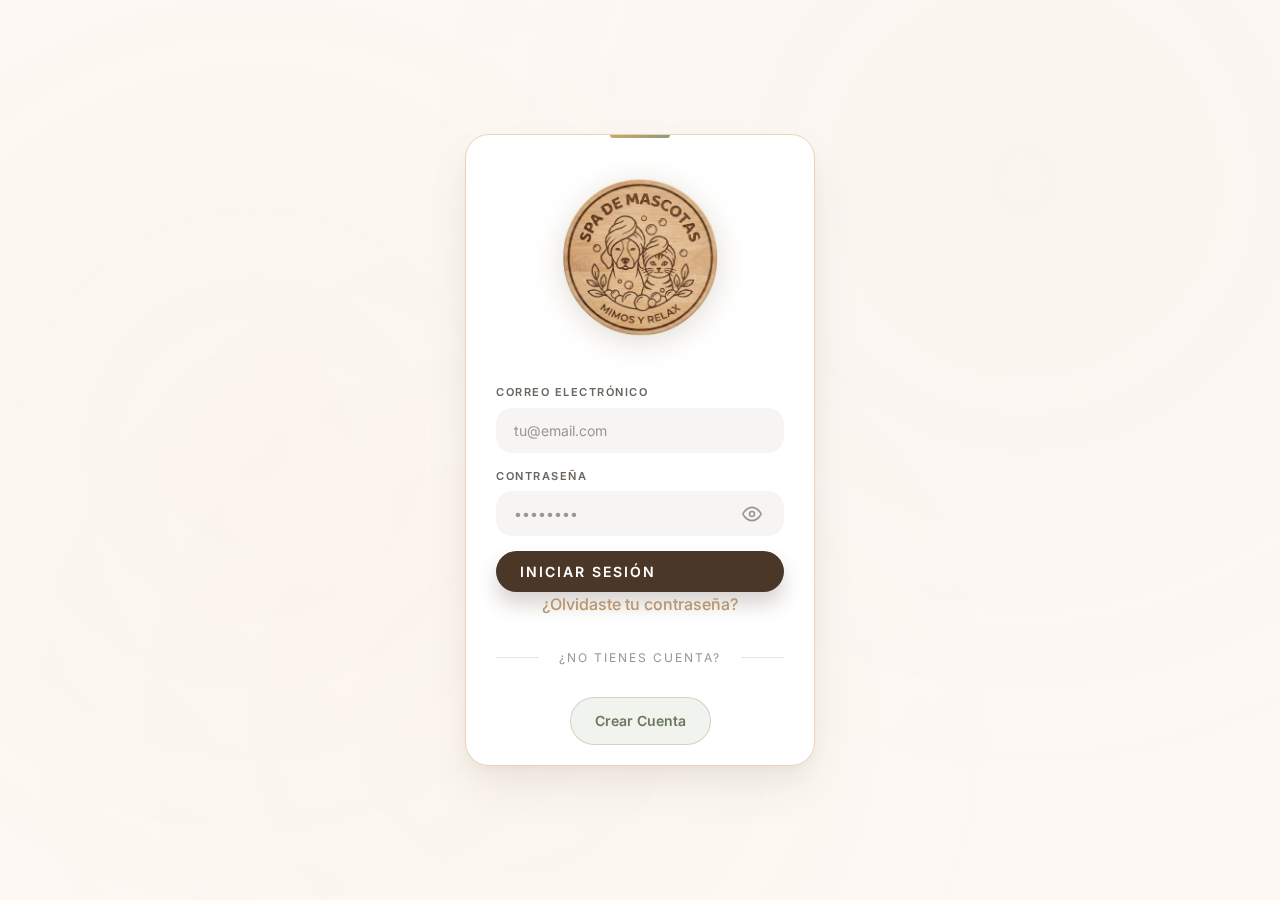
<file: index.html>
<!DOCTYPE html>
<html lang="es">
<head>
    <meta charset="UTF-8">
    <meta name="viewport" content="width=device-width, initial-scale=1.0">
    <meta name="description" content="Spa de Mascotas - Mimos y Relax">
    <title>Spa de Mascotas | Iniciar Sesión</title>
    <link rel="stylesheet" href="css/estilos.css">
</head>
<body>
    <main class="contenedor-auth">
        <!-- Logo -->
        <div class="logo-container">
            <img src="imagenes/logo_spa_de_mascotas-removebg-preview.png" alt="Spa de Mascotas" class="logo-imagen">
        </div>

        <!-- Formulario Login -->
        <form id="form-login" class="formulario" autocomplete="off">
            <div class="grupo-input">
                <label for="log-correo">Correo Electrónico</label>
                <input 
                    type="email" 
                    id="log-correo" 
                    placeholder="tu@email.com"
                    required
                >
            </div>

            <div class="grupo-input">
                <label for="log-pass">Contraseña</label>
                <div class="input-con-icono">
                    <input 
                        type="password" 
                        id="log-pass" 
                        placeholder="••••••••"
                        required
                    >
                    <span class="icono-ojo" onclick="mostrarOcultarPass('log-pass')">
                        <svg viewBox="0 0 24 24" fill="none" stroke="currentColor" stroke-width="2">
                            <path d="M1 12s4-8 11-8 11 8 11 8-4 8-11 8-11-8-11-8z"/>
                            <circle cx="12" cy="12" r="3"/>
                        </svg>
                    </span>
                </div>
            </div>

            <button type="submit" class="btn-principal">
                Iniciar Sesión
            </button>

            <!-- Mensaje de error/éxito -->
            <div id="msg-log" class="mensaje" style="display: none;"></div>
        </form>

        <!-- Enlaces -->
        <div class="enlaces-auth">
            <a href="recuperar.html" class="enlace" id="enlace-recuperar">¿Olvidaste tu contraseña?</a>
            <div class="separador">
                <span>¿No tienes cuenta?</span>
            </div>
            <a href="registro.html" class="btn-secundario">
                Crear Cuenta
            </a>
        </div>
    </main>

    <script src="js/auth.js"></script>
    <script>
        // Conectar formulario con función
        document.getElementById('form-login').addEventListener('submit', iniciarSesion);
    </script>
</body>
</html>
</file>
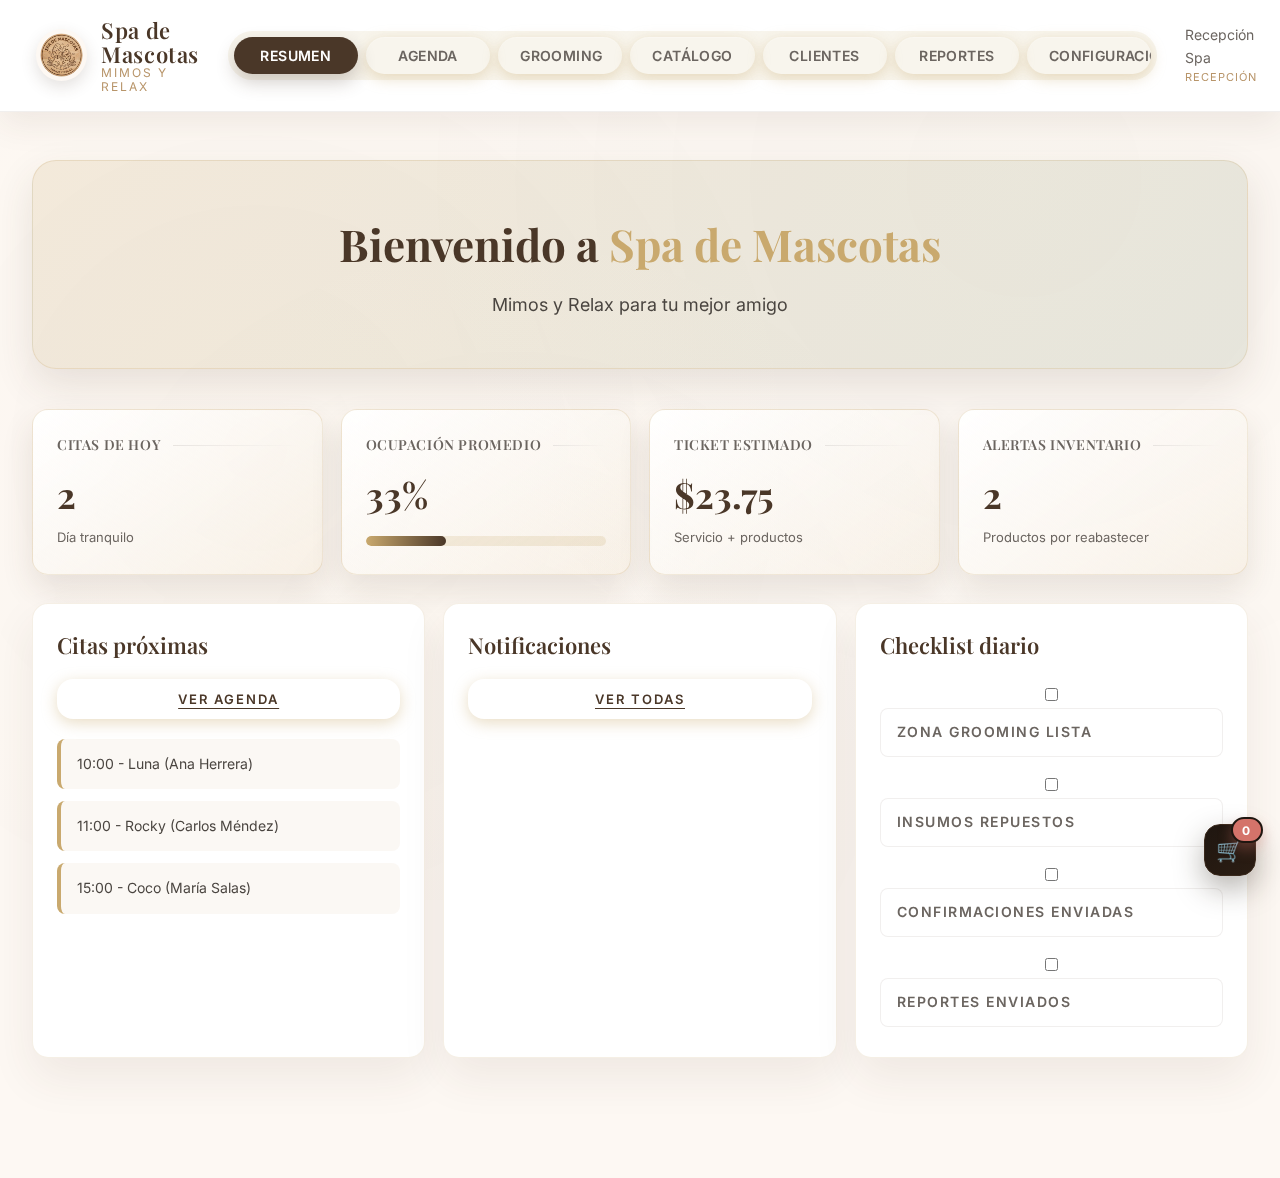
<file: dashboard.html>
<!DOCTYPE html>
<html lang="es">
<head>
    <meta charset="UTF-8">
    <meta name="viewport" content="width=device-width, initial-scale=1.0">
    <meta name="description" content="Dashboard integral Spa de Mascotas">
    <title>Spa de Mascotas | Panel Operativo</title>
    <link rel="stylesheet" href="css/estilos.css">
</head>
<body class="dashboard-body">
    <!-- Barra superior -->
    <nav class="navbar">
        <div class="navbar-brand">
            <img src="imagenes/logo_spa_de_mascotas-removebg-preview.png" alt="Spa de Mascotas" class="navbar-logo-img">
            <div class="navbar-brand-info">
                <span class="navbar-titulo">Spa de Mascotas</span>
                <span class="navbar-subtitulo">Mimos y Relax</span>
            </div>
        </div>
        <button class="navbar-toggle" id="btnToggleMenu" aria-expanded="false" aria-controls="navbarTabs" aria-label="Mostrar u ocultar menú">
            ☰
        </button>
        <div class="navbar-tabs" id="navbarTabs">
            <button class="tab-link activo" data-tab="resumen">Resumen</button>
            <button class="tab-link" data-tab="agenda">Agenda</button>
            <button class="tab-link" data-tab="grooming">Grooming</button>
            <button class="tab-link" data-tab="catalogo">Catálogo</button>
            <button class="tab-link" data-tab="clientes">Clientes</button>
            <button class="tab-link" data-tab="reportes">Reportes</button>
            <button class="tab-link" data-tab="config">Configuración</button>
        </div>
        <div class="navbar-usuario">
            <div class="usuario-detalle">
                <span id="nombreUsuario">Usuario</span>
                <small>Recepción</small>
            </div>
            <button id="btnCerrarSesion" class="btn-cerrar-sesion">Cerrar Sesión</button>
        </div>
    </nav>

    <main class="dashboard-contenido">
        <!-- Hero resumen -->
        <section class="hero-dashboard" id="hero">
            <h1>Bienvenido a <span class="texto-dorado">Spa de Mascotas</span></h1>
            <p>Mimos y Relax para tu mejor amigo</p>
        </section>

        <!-- PANEL RESUMEN -->
        <section id="tab-resumen" class="tab-panel activo">
            <div class="resumen-grid">
                <article class="widget tarjeta-kpi">
                    <h3>Citas de hoy</h3>
                    <p class="kpi-num" id="kpiCitasHoy">0</p>
                    <span class="kpi-desc" id="kpiCitasTrend">Sin datos</span>
                </article>
                <article class="widget tarjeta-kpi">
                    <h3>Ocupación promedio</h3>
                    <p class="kpi-num" id="kpiOcupacion">0%</p>
                    <div class="barra-progreso"><div id="barraOcupacion"></div></div>
                </article>
                <article class="widget tarjeta-kpi">
                    <h3>Ticket estimado</h3>
                    <p class="kpi-num" id="kpiTicket">$0</p>
                    <span class="kpi-desc">Servicio + productos</span>
                </article>
                <article class="widget tarjeta-kpi">
                    <h3>Alertas inventario</h3>
                    <p class="kpi-num" id="kpiAlertas">0</p>
                    <span class="kpi-desc">Productos por reabastecer</span>
                </article>
            </div>

            <div class="resumen-panels">
                <div class="widget agenda-mini">
                    <div class="widget-header">
                        <h3>Citas próximas</h3>
                        <button class="link-menor" data-tab-target="agenda">Ver agenda</button>
                    </div>
                    <ul id="listaMiniAgenda" class="lista-simple"></ul>
                </div>
                <div class="widget notificaciones-mini">
                    <div class="widget-header">
                        <h3>Notificaciones</h3>
                        <button class="link-menor" data-tab-target="config">Ver todas</button>
                    </div>
                    <ul id="listaNotificaciones" class="lista-simple"></ul>
                </div>
                <div class="widget tareas-mini">
                    <div class="widget-header">
                        <h3>Checklist diario</h3>
                    </div>
                    <ul class="lista-check">
                        <li><input type="checkbox" id="chk-limpieza"><label for="chk-limpieza">Zona grooming lista</label></li>
                        <li><input type="checkbox" id="chk-insumos"><label for="chk-insumos">Insumos repuestos</label></li>
                        <li><input type="checkbox" id="chk-confirmaciones"><label for="chk-confirmaciones">Confirmaciones enviadas</label></li>
                        <li><input type="checkbox" id="chk-reportes"><label for="chk-reportes">Reportes enviados</label></li>
                    </ul>
                </div>
            </div>
        </section>

        <!-- PANEL AGENDA -->
        <section id="tab-agenda" class="tab-panel">
            <div class="panel-grid panel-agenda">
                <div class="panel-col">
                    <div class="widget">
                        <h2>Agendar nueva cita</h2>
                        <form id="formAgendar" autocomplete="off">
                            <div class="campo">
                                <label for="agendaCliente">Cliente</label>
                                <select id="agendaCliente" required></select>
                            </div>
                            <div class="campo">
                                <label for="agendaMascota">Mascota</label>
                                <select id="agendaMascota" required></select>
                            </div>
                            <div class="campo">
                                <label for="agendaServicio">Servicio</label>
                                <select id="agendaServicio" required></select>
                            </div>
                            <div class="campo-grid">
                                <div class="campo">
                                    <label for="agendaGroomer">Groomer</label>
                                    <select id="agendaGroomer" required></select>
                                </div>
                                <div class="campo">
                                    <label for="agendaFecha">Fecha</label>
                                    <input type="date" id="agendaFecha" required>
                                </div>
                            </div>
                            <div class="campo">
                                <label>Horarios disponibles</label>
                                <div id="agendaSlots" class="slots-grid"></div>
                                <input type="hidden" id="agendaSlot" required>
                            </div>
                            <div class="campo">
                                <label for="agendaNotas">Notas</label>
                                <textarea id="agendaNotas" rows="2" placeholder="Alergias, preferencias, indicaciones"></textarea>
                            </div>
                            <button type="submit" class="btn-principal">Confirmar Cita</button>
                            <div id="agendaMensaje" class="mensaje" style="display:none;"></div>
                        </form>
                    </div>

                    <div class="widget">
                        <h3>Bloqueos y feriados</h3>
                        <form id="formBloqueo" class="formulario-mini">
                            <div class="campo">
                                <label for="bloqueoGroomer">Groomer</label>
                                <select id="bloqueoGroomer"></select>
                            </div>
                            <div class="campo-grid">
                                <div class="campo">
                                    <label for="bloqueoFecha">Fecha</label>
                                    <input type="date" id="bloqueoFecha">
                                </div>
                                <div class="campo">
                                    <label for="bloqueoMotivo">Motivo</label>
                                    <input type="text" id="bloqueoMotivo" placeholder="Feriado, mantenimiento...">
                                </div>
                            </div>
                            <button type="submit" class="btn-secundario">Agregar bloqueo</button>
                        </form>
                        <ul id="listaBloqueos" class="lista-simple"></ul>
                    </div>
                </div>

                <div class="panel-col amplio">
                    <div class="widget">
                        <div class="widget-header">
                            <h2>Agenda diaria</h2>
                            <div class="filtros-inline">
                                <select id="filtroAgendaGroomer"></select>
                                <input type="date" id="filtroAgendaFecha">
                            </div>
                        </div>
                        <div id="agendaCalendario" class="agenda-calendario"></div>
                    </div>

                    <div class="widget">
                        <div class="widget-header">
                            <h3>Ocupación semanal</h3>
                            <select id="filtroSemana"></select>
                        </div>
                        <div id="ocupacionSemanal" class="ocupacion-grid"></div>
                    </div>
                </div>
            </div>
        </section>

        <!-- PANEL GROOMING -->
        <section id="tab-grooming" class="tab-panel">
            <div class="widget">
                <div class="widget-header">
                    <h2>Servicios del día</h2>
                    <div class="filtros-inline">
                        <select id="filtroGroomingEstado">
                            <option value="pendiente">Pendientes</option>
                            <option value="en-progreso">En progreso</option>
                            <option value="completado">Completados</option>
                            <option value="todos">Todos</option>
                        </select>
                        <button class="btn-secundario" id="btnAbrirGaleria">Galería</button>
                    </div>
                </div>
                <table class="tabla">
                    <thead>
                        <tr>
                            <th>Hora</th>
                            <th>Mascota</th>
                            <th>Servicio</th>
                            <th>Groomer</th>
                            <th>Estado</th>
                            <th></th>
                        </tr>
                    </thead>
                    <tbody id="tablaGrooming"></tbody>
                </table>
            </div>

            <div class="widget">
                <div class="widget-header">
                    <h3>Historial reciente</h3>
                    <button class="link-menor" id="btnExportarHistorial">Exportar CSV</button>
                </div>
                <div id="historialGrooming" class="historial-grid"></div>
            </div>
        </section>

        <!-- PANEL CATÁLOGO -->
        <section id="tab-catalogo" class="tab-panel">
            <div class="widget">
                <div class="widget-header">
                    <h2>Catálogo de Productos</h2>
                    <div class="filtros-inline">
                        <select id="filtroCategoria"></select>
                        <select id="filtroDisponibilidad">
                            <option value="todos">Todos</option>
                            <option value="stock">Con stock</option>
                            <option value="agotado">Agotado</option>
                        </select>
                        <button class="btn-secundario" id="btnNuevoProducto">Nuevo producto</button>
                    </div>
                </div>
                <div id="catalogoProductos" class="productos-grid dinamica"></div>
            </div>

            <div class="widget">
                <div class="widget-header">
                    <h3>Inventario</h3>
                    <button class="link-menor" id="btnReabastecer">Registrar compra</button>
                </div>
                <table class="tabla tabla-inventario">
                    <thead>
                        <tr>
                            <th>Producto</th>
                            <th>Variante</th>
                            <th>Stock</th>
                            <th>Mínimo</th>
                            <th></th>
                        </tr>
                    </thead>
                    <tbody id="tablaInventario"></tbody>
                </table>
            </div>
        </section>

        <!-- PANEL CLIENTES -->
        <section id="tab-clientes" class="tab-panel">
            <div class="panel-grid">
                <div class="panel-col">
                    <div class="widget">
                        <h2>Registrar cliente & mascota</h2>
                        <form id="formCliente" autocomplete="off">
                            <div class="campo">
                                <label for="clienteNombre">Nombre del cliente</label>
                                <input id="clienteNombre" type="text" required>
                            </div>
                            <div class="campo">
                                <label for="clienteCorreo">Correo</label>
                                <input id="clienteCorreo" type="email" required>
                            </div>
                            <div class="campo">
                                <label for="clienteTelefono">Teléfono</label>
                                <input id="clienteTelefono" type="tel" required>
                            </div>
                            <div class="campo">
                                <label for="clientePreferencias">Preferencias</label>
                                <textarea id="clientePreferencias" rows="2"></textarea>
                            </div>
                            <hr>
                            <div class="campo">
                                <label for="mascotaNombre">Mascota</label>
                                <input id="mascotaNombre" type="text" required>
                            </div>
                            <div class="campo-grid">
                                <div class="campo">
                                    <label for="mascotaTipo">Especie</label>
                                    <select id="mascotaTipo">
                                        <option value="perro">Perro</option>
                                        <option value="gato">Gato</option>
                                        <option value="otro">Otro</option>
                                    </select>
                                </div>
                                <div class="campo">
                                    <label for="mascotaRaza">Raza/Tamaño</label>
                                    <input id="mascotaRaza" type="text">
                                </div>
                            </div>
                            <div class="campo-grid">
                                <div class="campo">
                                    <label for="mascotaVacunas">Vacunas</label>
                                    <input id="mascotaVacunas" type="text" placeholder="Completas / pendientes">
                                </div>
                                <div class="campo">
                                    <label for="mascotaAlergias">Alergias</label>
                                    <input id="mascotaAlergias" type="text">
                                </div>
                            </div>
                            <div class="campo">
                                <label for="mascotaNotas">Notas</label>
                                <textarea id="mascotaNotas" rows="2"></textarea>
                            </div>
                            <button type="submit" class="btn-principal">Guardar perfil</button>
                            <div id="mensajeCliente" class="mensaje" style="display:none;"></div>
                        </form>
                    </div>
                </div>

                <div class="panel-col amplio">
                    <div class="widget">
                        <div class="widget-header">
                            <h2>Clientes</h2>
                            <div class="filtros-inline">
                                <input type="search" id="busquedaCliente" placeholder="Buscar cliente o mascota">
                                <select id="filtroTipoMascota">
                                    <option value="todos">Todas las mascotas</option>
                                    <option value="perro">Perros</option>
                                    <option value="gato">Gatos</option>
                                </select>
                            </div>
                        </div>
                        <div id="tablaClientes" class="tabla-clientes"></div>
                    </div>
                </div>
            </div>
        </section>

        <!-- PANEL REPORTES -->
        <section id="tab-reportes" class="tab-panel">
            <div class="widget">
                <div class="widget-header">
                    <h2>Indicadores</h2>
                    <div class="filtros-inline">
                        <input type="date" id="reporteFechaInicio">
                        <input type="date" id="reporteFechaFin">
                        <select id="reporteGroomer">
                            <option value="todos">Todos los groomers</option>
                        </select>
                        <button class="btn-secundario" id="btnActualizarReportes">Actualizar</button>
                    </div>
                </div>
                <div class="reportes-grid" id="reportesResumen"></div>
            </div>

            <div class="panel-grid">
                <div class="panel-col">
                    <div class="widget">
                        <h3>Citas por día</h3>
                        <div id="reporteCitasDia" class="tabla mini-tabla"></div>
                    </div>
                </div>
                <div class="panel-col">
                    <div class="widget">
                        <h3>Top servicios</h3>
                        <div id="reporteTopServicios" class="lista-ranking"></div>
                    </div>
                </div>
                <div class="panel-col">
                    <div class="widget">
                        <h3>Top productos</h3>
                        <div id="reporteTopProductos" class="lista-ranking"></div>
                    </div>
                </div>
            </div>
        </section>

        <!-- PANEL CONFIGURACIÓN -->
        <section id="tab-config" class="tab-panel">
            <div class="panel-grid">
                <div class="panel-col">
                    <div class="widget">
                        <h2>Groomers & Disponibilidad</h2>
                        <div id="listaGroomers" class="lista-groomers"></div>
                    </div>
                    <div class="widget">
                        <h3>Notificaciones programadas</h3>
                        <table class="tabla">
                            <thead>
                                <tr>
                                    <th>Tipo</th>
                                    <th>Momento</th>
                                    <th>Canal</th>
                                    <th></th>
                                </tr>
                            </thead>
                            <tbody id="tablaNotificacionesConfig"></tbody>
                        </table>
                    </div>
                </div>
                <div class="panel-col amplio">
                    <div class="widget">
                        <h2>Registro de facturas</h2>
                        <table class="tabla">
                            <thead>
                                <tr>
                                    <th>Fecha</th>
                                    <th>Cliente</th>
                                    <th>Concepto</th>
                                    <th>Monto</th>
                                    <th>Método</th>
                                </tr>
                            </thead>
                            <tbody id="tablaFacturas"></tbody>
                        </table>
                    </div>

                    <div class="widget">
                        <h3>Roadmap de implementación</h3>
                        <ol class="roadmap">
                            <li><span>Día 1-2:</span> Modelos de Clientes, Mascotas, Servicios, Groomers.</li>
                            <li><span>Día 3-4:</span> Agenda por turnos con reglas de duración/capacidad.</li>
                            <li><span>Día 5:</span> Fichas de grooming con checklist.</li>
                            <li><span>Día 6-7:</span> Catálogo, carrito y WhatsApp.</li>
                            <li><span>Día 8:</span> Notificaciones y recordatorios.</li>
                            <li><span>Día 9:</span> Reportes de citas y ocupación.</li>
                            <li><span>Día 10:</span> Galería de fotos, cierre y pruebas.</li>
                        </ol>
                    </div>
                </div>
            </div>
        </section>
    </main>

    <!-- Carrito flotante -->
    <aside class="carrito-flotante" id="carritoFlotante">
        <button class="carrito-toggle" id="btnToggleCarrito">
            🛒 <span id="carritoContador">0</span>
        </button>
        <div class="carrito-contenido" id="carritoContenido">
            <h3>Tu Carrito</h3>
            <div id="carritoItems" class="carrito-items">
                <p class="carrito-vacio">Tu carrito está vacío</p>
            </div>
            <div class="carrito-total">
                <span>Total:</span>
                <span id="carritoTotal">$0</span>
            </div>
            <div class="carrito-acciones">
                <button class="btn-principal btn-whatsapp" id="btnEnviarWhatsApp">
                    📱 Ordenar por WhatsApp
                </button>
                <button class="btn-secundario" id="btnGenerarFactura">Registrar pago</button>
            </div>
        </div>
    </aside>

    <!-- Toast Notifications -->
    <div id="toastContainer" class="toast-container"></div>

    <!-- MODALES -->
    <div class="modal" id="modalGrooming">
        <div class="modal-dialog">
            <button class="modal-close" data-modal-close>&times;</button>
            <h2>Ficha de Grooming</h2>
            <form id="formGrooming">
                <input type="hidden" id="groomingCitaId">
                <div class="modal-grid">
                    <div class="campo">
                        <label for="groomingEstadoIngreso">Estado al ingreso</label>
                        <textarea id="groomingEstadoIngreso" rows="2" placeholder="Nudos, pulgas, heridas..." required></textarea>
                    </div>
                    <div class="campo">
                        <label for="groomingTemperamento">Temperamento</label>
                        <select id="groomingTemperamento">
                            <option value="tranquilo">Tranquilo</option>
                            <option value="nervioso">Nervioso</option>
                            <option value="ansioso">Ansioso</option>
                            <option value="agresivo">Requiere cuidado</option>
                        </select>
                    </div>
                </div>

                <h3>Checklist</h3>
                <div class="checklist-grid">
                    <label><input type="checkbox" value="Baño" name="groomingChecklist"> Baño</label>
                    <label><input type="checkbox" value="Corte" name="groomingChecklist"> Corte de pelo</label>
                    <label><input type="checkbox" value="Uñas" name="groomingChecklist"> Corte de uñas</label>
                    <label><input type="checkbox" value="Oídos" name="groomingChecklist"> Limpieza oídos</label>
                    <label><input type="checkbox" value="Glándulas" name="groomingChecklist"> Glándulas</label>
                    <label><input type="checkbox" value="Perfume" name="groomingChecklist"> Perfume</label>
                </div>

                <div class="modal-grid">
                    <div class="campo">
                        <label for="groomingObservaciones">Observaciones</label>
                        <textarea id="groomingObservaciones" rows="3"></textarea>
                    </div>
                    <div class="campo">
                        <label for="groomingRecomendaciones">Recomendaciones</label>
                        <textarea id="groomingRecomendaciones" rows="3"></textarea>
                    </div>
                </div>

                <div class="modal-grid">
                    <div class="campo">
                        <label for="groomingProxima">Recomendar próxima visita</label>
                        <input type="date" id="groomingProxima">
                    </div>
                    <div class="campo">
                        <label for="groomingPago">Método de pago</label>
                        <select id="groomingPago">
                            <option value="efectivo">Efectivo</option>
                            <option value="qr">QR</option>
                            <option value="transferencia">Transferencia</option>
                        </select>
                    </div>
                </div>

                <div class="campo campo-fotos">
                    <label>Fotos antes/después</label>
                    <div class="fotos-grid">
                        <label class="dropzone">
                            <input type="file" id="fotoAntes" accept="image/*">
                            <span>Subir foto antes</span>
                        </label>
                        <label class="dropzone">
                            <input type="file" id="fotoDespues" accept="image/*">
                            <span>Subir foto después</span>
                        </label>
                    </div>
                    <div id="previewFotos" class="preview-fotos"></div>
                </div>

                <button type="submit" class="btn-principal">Cerrar servicio</button>
            </form>
        </div>
    </div>

    <div class="modal" id="modalReprogramar">
        <div class="modal-dialog">
            <button class="modal-close" data-modal-close>&times;</button>
            <h2>Reprogramar cita</h2>
            <form id="formReprogramar">
                <input type="hidden" id="reprogramarCitaId">
                <div class="campo">
                    <label for="reprogramarFecha">Nueva fecha</label>
                    <input type="date" id="reprogramarFecha" required>
                </div>
                <div class="campo">
                    <label>Nuevos horarios disponibles</label>
                    <div id="reprogramarSlots" class="slots-grid"></div>
                    <input type="hidden" id="reprogramarSlot" required>
                </div>
                <button type="submit" class="btn-principal">Guardar cambios</button>
            </form>
        </div>
    </div>

    <div class="modal" id="modalFactura">
        <div class="modal-dialog">
            <button class="modal-close" data-modal-close>&times;</button>
            <h2>Registrar pago / Factura</h2>
            <form id="formFactura">
                <div class="campo">
                    <label for="facturaCliente">Cliente</label>
                    <input type="text" id="facturaCliente" required>
                </div>
                <div class="campo">
                    <label for="facturaConcepto">Concepto</label>
                    <input type="text" id="facturaConcepto" required>
                </div>
                <div class="campo-grid">
                    <div class="campo">
                        <label for="facturaMonto">Monto</label>
                        <input type="number" id="facturaMonto" required min="0" step="0.01">
                    </div>
                    <div class="campo">
                        <label for="facturaMetodo">Método</label>
                        <select id="facturaMetodo">
                            <option value="efectivo">Efectivo</option>
                            <option value="qr">QR</option>
                            <option value="transferencia">Transferencia</option>
                        </select>
                    </div>
                </div>
                <button type="submit" class="btn-principal">Guardar factura</button>
            </form>
        </div>
    </div>

    <script src="js/app.js"></script>
</body>
</html>
</file>
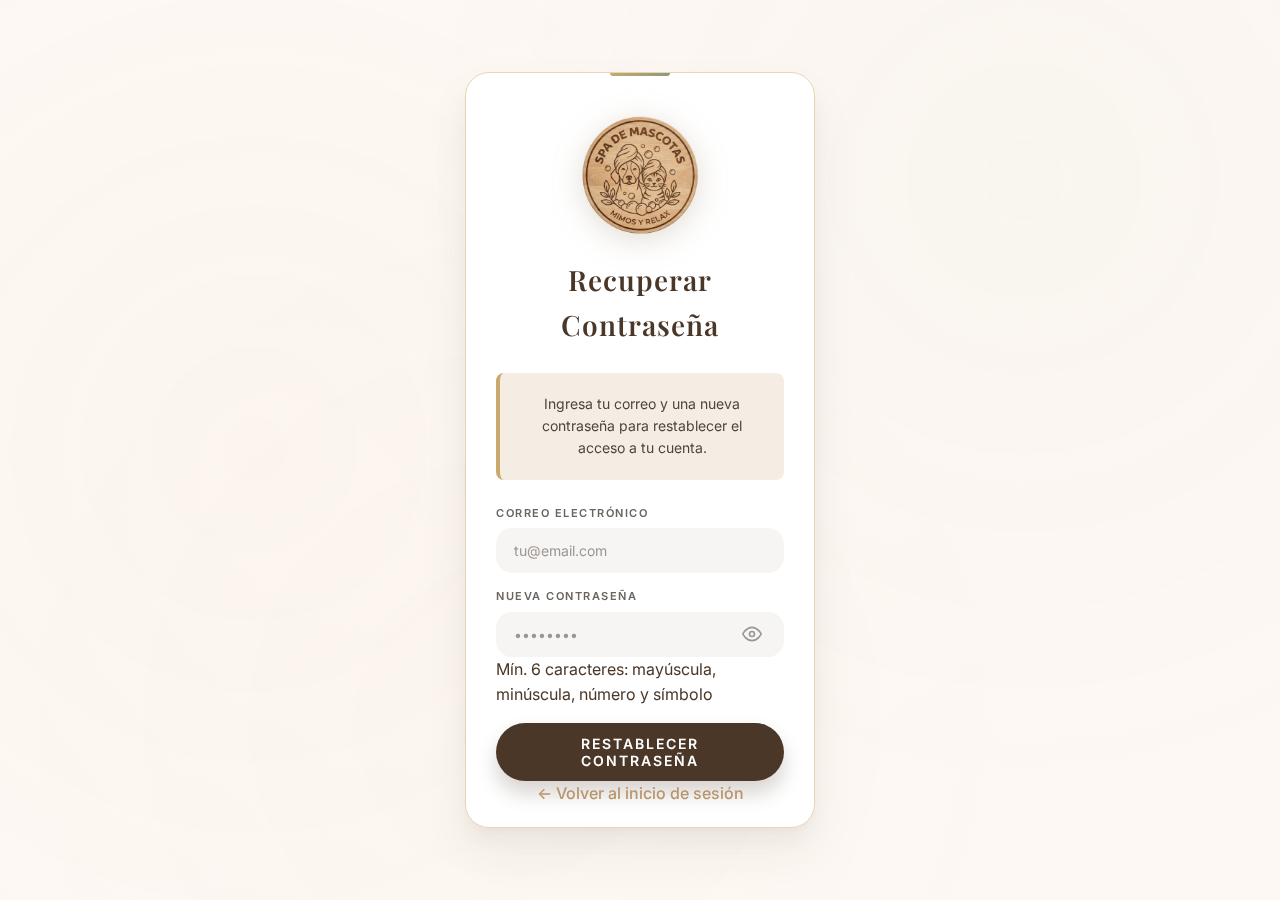
<file: recuperar.html>
<!DOCTYPE html>
<html lang="es">
<head>
    <meta charset="UTF-8">
    <meta name="viewport" content="width=device-width, initial-scale=1.0">
    <meta name="description" content="Recuperar contraseña - Spa de Mascotas">
    <title>Spa de Mascotas | Recuperar Contraseña</title>
    <link rel="stylesheet" href="css/estilos.css">
</head>
<body>
    <main class="contenedor-auth">
        <!-- Logo -->
        <div class="logo-container">
            <img src="imagenes/logo_spa_de_mascotas-removebg-preview.png" alt="Spa de Mascotas" class="logo-imagen logo-md">
            <h2 class="logo-texto">Recuperar Contraseña</h2>
        </div>

        <!-- Info -->
        <div class="info-box">
            <p>Ingresa tu correo y una nueva contraseña para restablecer el acceso a tu cuenta.</p>
        </div>

        <!-- Formulario Recuperación -->
        <form id="form-recuperar" class="formulario" autocomplete="off">
            <div class="grupo-input">
                <label for="rec-correo">Correo Electrónico</label>
                <input 
                    type="email" 
                    id="rec-correo" 
                    placeholder="tu@email.com"
                    required
                >
            </div>

            <div class="grupo-input">
                <label for="rec-pass">Nueva Contraseña</label>
                <div class="input-con-icono">
                    <input 
                        type="password" 
                        id="rec-pass" 
                        placeholder="••••••••"
                        required
                    >
                    <span class="icono-ojo" onclick="mostrarOcultarPass('rec-pass')">
                        <svg viewBox="0 0 24 24" fill="none" stroke="currentColor" stroke-width="2">
                            <path d="M1 12s4-8 11-8 11 8 11 8-4 8-11 8-11-8-11-8z"/>
                            <circle cx="12" cy="12" r="3"/>
                        </svg>
                    </span>
                </div>
                <span class="input-hint">Mín. 6 caracteres: mayúscula, minúscula, número y símbolo</span>
            </div>

            <button type="submit" class="btn-principal">
                Restablecer Contraseña
            </button>

            <!-- Mensaje de error/éxito -->
            <div id="msg-rec" class="mensaje" style="display: none;"></div>
        </form>

        <!-- Enlaces -->
        <div class="enlaces-auth">
            <a href="index.html" class="enlace">
                ← Volver al inicio de sesión
            </a>
        </div>
    </main>

    <script src="js/auth.js"></script>
    <script>
        // Conectar formulario con función
        document.getElementById('form-recuperar').addEventListener('submit', recuperarClave);
    </script>
</body>
</html>
</file>
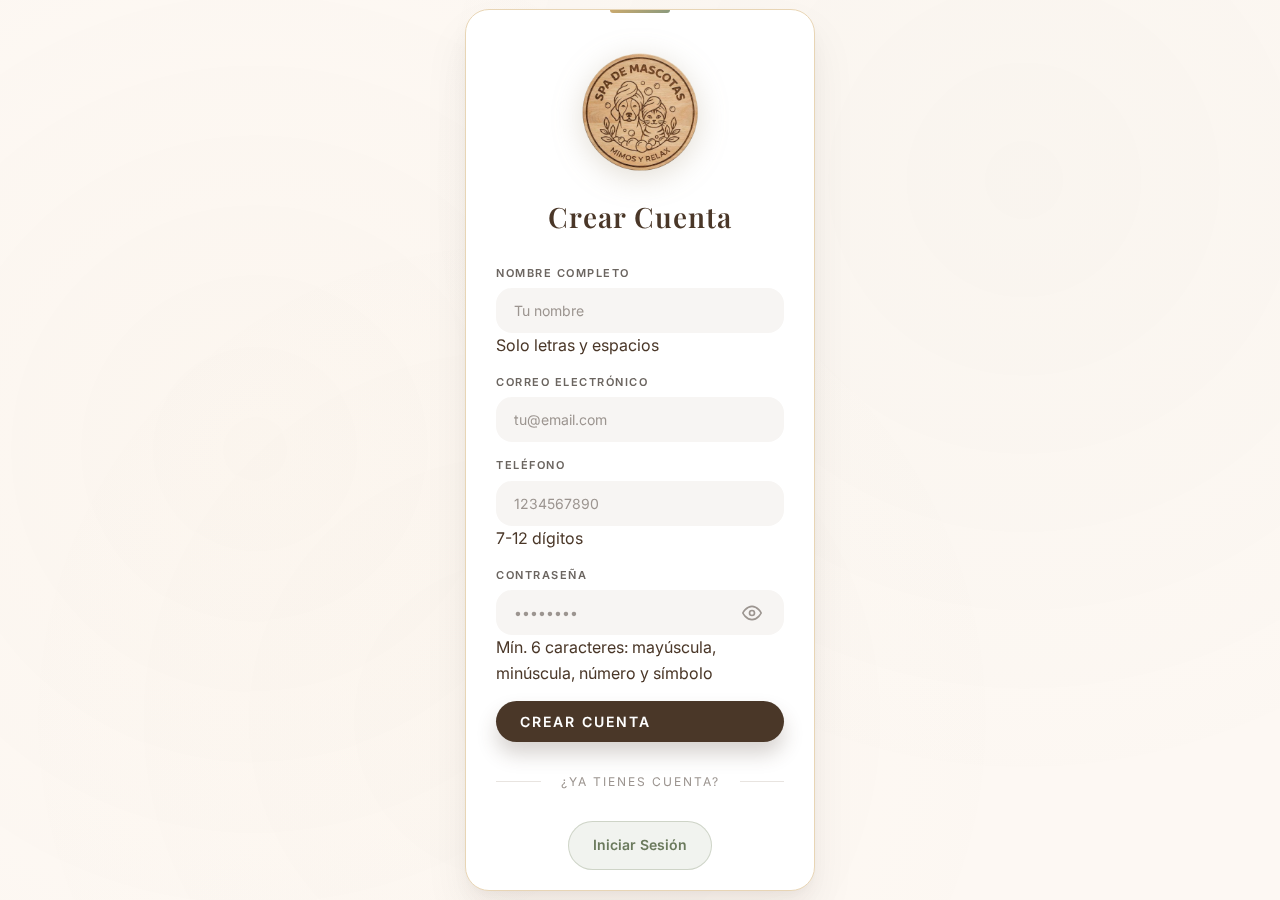
<file: registro.html>
<!DOCTYPE html>
<html lang="es">
<head>
    <meta charset="UTF-8">
    <meta name="viewport" content="width=device-width, initial-scale=1.0">
    <meta name="description" content="Crea tu cuenta - Spa de Mascotas">
    <title>Spa de Mascotas | Registro</title>
    <link rel="stylesheet" href="css/estilos.css">
</head>
<body>
    <main class="contenedor-auth">
        <!-- Logo -->
        <div class="logo-container">
            <img src="imagenes/logo_spa_de_mascotas-removebg-preview.png" alt="Spa de Mascotas" class="logo-imagen logo-md">
            <h2 class="logo-texto">Crear Cuenta</h2>
        </div>

        <!-- Formulario Registro -->
        <form id="form-registro" class="formulario" autocomplete="off">
            <div class="grupo-input">
                <label for="reg-nombre">Nombre Completo</label>
                <input 
                    type="text" 
                    id="reg-nombre" 
                    placeholder="Tu nombre"
                    required
                >
                <span class="input-hint">Solo letras y espacios</span>
            </div>

            <div class="grupo-input">
                <label for="reg-correo">Correo Electrónico</label>
                <input 
                    type="email" 
                    id="reg-correo" 
                    placeholder="tu@email.com"
                    required
                >
            </div>

            <div class="grupo-input">
                <label for="reg-celular">Teléfono</label>
                <input 
                    type="tel" 
                    id="reg-celular" 
                    placeholder="1234567890"
                    required
                >
                <span class="input-hint">7-12 dígitos</span>
            </div>

            <div class="grupo-input">
                <label for="reg-pass">Contraseña</label>
                <div class="input-con-icono">
                    <input 
                        type="password" 
                        id="reg-pass" 
                        placeholder="••••••••"
                        required
                    >
                    <span class="icono-ojo" onclick="mostrarOcultarPass('reg-pass')">
                        <svg viewBox="0 0 24 24" fill="none" stroke="currentColor" stroke-width="2">
                            <path d="M1 12s4-8 11-8 11 8 11 8-4 8-11 8-11-8-11-8z"/>
                            <circle cx="12" cy="12" r="3"/>
                        </svg>
                    </span>
                </div>
                <span class="input-hint">Mín. 6 caracteres: mayúscula, minúscula, número y símbolo</span>
            </div>

            <button type="submit" class="btn-principal">
                Crear Cuenta
            </button>

            <!-- Mensaje de error/éxito -->
            <div id="msg-reg" class="mensaje" style="display: none;"></div>
        </form>

        <!-- Enlaces -->
        <div class="enlaces-auth">
            <div class="separador">
                <span>¿Ya tienes cuenta?</span>
            </div>
            <a href="index.html" class="btn-secundario">
                Iniciar Sesión
            </a>
        </div>
    </main>

    <script src="js/auth.js"></script>
    <script>
        // Conectar formulario con función
        document.getElementById('form-registro').addEventListener('submit', registrarUsuario);
    </script>
</body>
</html>
</file>
<file: css/estilos.css>
/* ═══════════════════════════════════════════════════════════════
   🐾 PET SPA BOUTIQUE - Estilo Premium & Elegante
   Inspiración: Marcas de lujo para mascotas
   Paleta: Crema, Dorado, Verde salvia, Marrón chocolate
   ═══════════════════════════════════════════════════════════════ */

@import url('https://fonts.googleapis.com/css2?family=Playfair+Display:wght@400;500;600;700&family=Inter:wght@300;400;500;600&display=swap');

/* ══════════════════════════════════════════════════════════════════
   VARIABLES - Paleta de colores premium
   ══════════════════════════════════════════════════════════════════ */
:root {
    /* Colores principales */
    --cream: #FDF8F3;
    --cream-dark: #F5EDE4;
    --gold: #C9A96E;
    --gold-dark: #B8956A;
    --gold-light: #E8D5B5;
    --sage: #8B9A7D;
    --sage-dark: #6B7A5D;
    --chocolate: #4A3728;
    --chocolate-light: #6B5344;
    
    /* Neutros */
    --white: #FFFFFF;
    --black: #1A1A1A;
    --gray-100: #F7F5F3;
    --gray-200: #E8E4E0;
    --gray-300: #D4CFC9;
    --gray-400: #9C9590;
    --gray-500: #6B6560;
    --gray-600: #4A4540;
    
    /* Estados */
    --success: #7CB574;
    --error: #D4736A;
    --warning: #E6B86A;
    
    /* Tipografía */
    --font-display: 'Playfair Display', Georgia, serif;
    --font-body: 'Inter', -apple-system, sans-serif;
    
    /* Espaciado */
    --radius: 16px;
    --radius-sm: 8px;
    --radius-lg: 24px;
}

/* ══════════════════════════════════════════════════════════════════
   RESET & BASE
   ══════════════════════════════════════════════════════════════════ */
* {
    margin: 0;
    padding: 0;
    box-sizing: border-box;
}

html {
    scroll-behavior: smooth;
}

body {
    font-family: var(--font-body);
    background: var(--cream);
    color: var(--chocolate);
    min-height: 100vh;
    display: flex;
    flex-direction: column;
    align-items: center;
    justify-content: center;
    line-height: 1.6;
    -webkit-font-smoothing: antialiased;
}

/* Patrón sutil de fondo */
body::before {
    content: '';
    position: fixed;
    top: 0;
    left: 0;
    right: 0;
    bottom: 0;
    background-image: 
        radial-gradient(circle at 20% 50%, rgba(201, 169, 110, 0.03) 0%, transparent 50%),
        radial-gradient(circle at 80% 20%, rgba(139, 154, 125, 0.03) 0%, transparent 50%),
        radial-gradient(circle at 40% 80%, rgba(201, 169, 110, 0.02) 0%, transparent 50%);
    pointer-events: none;
    z-index: -1;
}

/* ══════════════════════════════════════════════════════════════════
   ANIMACIONES
   ══════════════════════════════════════════════════════════════════ */
@keyframes fadeUp {
    from { 
        opacity: 0; 
        transform: translateY(30px); 
    }
    to { 
        opacity: 1; 
        transform: translateY(0); 
    }
}

@keyframes fadeIn {
    from { opacity: 0; }
    to { opacity: 1; }
}

@keyframes pulse {
    0%, 100% { transform: scale(1); }
    50% { transform: scale(1.02); }
}

@keyframes shake {
    0%, 100% { transform: translateX(0); }
    20% { transform: translateX(-8px); }
    40% { transform: translateX(8px); }
    60% { transform: translateX(-4px); }
    80% { transform: translateX(4px); }
}

@keyframes petWalk {
    0%, 100% { transform: translateX(0) rotate(0deg); }
    25% { transform: translateX(2px) rotate(-2deg); }
    75% { transform: translateX(-2px) rotate(2deg); }
}

/* ══════════════════════════════════════════════════════════════════
   LOGO & BRANDING
   ══════════════════════════════════════════════════════════════════ */
.logo-container {
    text-align: center;
    margin: 30px 0 25px;
    animation: fadeUp 0.8s ease;
}

/* Logo imagen real - PROPORCIONAL */
.logo-imagen {
    width: 160px;
    height: 160px;
    object-fit: contain;
    margin-bottom: 15px;
    filter: drop-shadow(0 6px 15px rgba(139, 119, 85, 0.25));
    transition: transform 0.4s ease;
}

.logo-imagen:hover {
    transform: scale(1.05);
}

/* Logo mediano para registro/recuperar */
.logo-imagen.logo-md {
    width: 120px;
    height: 120px;
}

/* Logo pequeño */
.logo-imagen.logo-sm {
    width: 100px;
    height: 100px;
}

/* Navbar logo */
.navbar-logo-img {
    width: 50px;
    height: 50px;
    object-fit: contain;
    transition: transform 0.3s ease;
}

.navbar-logo-img:hover {
    transform: rotate(5deg) scale(1.1);
}

.logo-icon {
    width: 90px;
    height: 90px;
    background: linear-gradient(135deg, var(--gold) 0%, var(--gold-dark) 100%);
    border-radius: 50%;
    display: flex;
    align-items: center;
    justify-content: center;
    margin: 0 auto 20px;
    box-shadow: 
        0 10px 40px rgba(201, 169, 110, 0.3),
        inset 0 -3px 10px rgba(0,0,0,0.1);
    position: relative;
    overflow: hidden;
}

.logo-icon::before {
    content: '';
    position: absolute;
    top: 0;
    left: -100%;
    width: 200%;
    height: 100%;
    background: linear-gradient(90deg, transparent, rgba(255,255,255,0.2), transparent);
    animation: shimmer 3s infinite;
}

@keyframes shimmer {
    0% { left: -100%; }
    100% { left: 100%; }
}

.logo-icon span {
    font-size: 45px;
    animation: petWalk 2s ease-in-out infinite;
}

.brand-title {
    font-family: var(--font-display);
    font-size: 32px;
    font-weight: 600;
    color: var(--chocolate);
    letter-spacing: 2px;
    margin-bottom: 8px;
}

.brand-subtitle {
    font-size: 13px;
    color: var(--gray-400);
    text-transform: uppercase;
    letter-spacing: 3px;
    font-weight: 500;
}

/* ══════════════════════════════════════════════════════════════════
   CONTENEDOR PRINCIPAL (Auth forms)
   ══════════════════════════════════════════════════════════════════ */
.contenedor-auth {
    background: var(--white);
    padding: 12px 30px 20px;
    border-radius: var(--radius-lg);
    width: 350px;
    max-width: 92%;
    text-align: center;
    position: relative;
    animation: fadeUp 0.6s ease 0.2s both;
    
    /* Sombra elegante multicapa */
    box-shadow: 
        0 4px 6px rgba(74, 55, 40, 0.02),
        0 12px 24px rgba(74, 55, 40, 0.04),
        0 24px 48px rgba(74, 55, 40, 0.06);
    
    /* Borde sutil dorado */
    border: 1px solid var(--gold-light);
}

/* Línea decorativa superior */
.contenedor-auth::before {
    content: '';
    position: absolute;
    top: 0;
    left: 50%;
    transform: translateX(-50%);
    width: 60px;
    height: 3px;
    background: linear-gradient(90deg, var(--gold), var(--sage));
    border-radius: 0 0 4px 4px;
}

/* ══════════════════════════════════════════════════════════════════
   TÍTULOS
   ══════════════════════════════════════════════════════════════════ */
h2 {
    font-family: var(--font-display);
    font-size: 28px;
    font-weight: 600;
    color: var(--chocolate);
    margin-bottom: 10px;
    letter-spacing: 1px;
}

h2 + p {
    color: var(--gray-400);
    font-size: 14px;
    margin-bottom: 35px;
}

h3 {
    font-family: var(--font-display);
    font-size: 22px;
    font-weight: 600;
    color: var(--chocolate);
    margin-bottom: 25px;
    display: flex;
    align-items: center;
    gap: 12px;
}

h3::after {
    content: '';
    flex: 1;
    height: 1px;
    background: linear-gradient(90deg, var(--gray-200), transparent);
}

/* ══════════════════════════════════════════════════════════════════
   FORMULARIOS - Inputs elegantes
   ══════════════════════════════════════════════════════════════════ */
.grupo-input {
    margin-bottom: 15px;
    text-align: left;
}

label {
    display: block;
    font-size: 11px;
    font-weight: 600;
    color: var(--gray-500);
    text-transform: uppercase;
    letter-spacing: 1.5px;
    margin-bottom: 6px;
}

input, select, textarea {
    width: 100%;
    padding: 12px 16px;
    font-family: var(--font-body);
    font-size: 14px;
    color: var(--chocolate);
    background: var(--gray-100);
    border: 2px solid transparent;
    border-radius: var(--radius);
    transition: all 0.3s ease;
}

input::placeholder {
    color: var(--gray-400);
}

input:hover {
    background: var(--cream-dark);
}

input:focus {
    outline: none;
    background: var(--white);
    border-color: var(--gold);
    box-shadow: 0 0 0 4px rgba(201, 169, 110, 0.15);
}

/* Focus en el label padre */
.grupo-input:focus-within label {
    color: var(--gold-dark);
}

/* ══════════════════════════════════════════════════════════════════
   INPUT CON ICONO DE OJO - Contraseña
   ══════════════════════════════════════════════════════════════════ */
.input-con-icono {
    position: relative;
    width: 100%;
}

.input-con-icono input {
    padding-right: 55px;
}

.icono-ojo {
    position: absolute;
    right: 18px;
    top: 50%;
    transform: translateY(-50%);
    cursor: pointer;
    display: flex;
    align-items: center;
    justify-content: center;
    width: 28px;
    height: 28px;
    color: var(--gray-400);
    transition: all 0.2s ease;
    border-radius: 50%;
}

.icono-ojo:hover {
    color: var(--gold-dark);
    background: var(--gold-light);
}

.icono-ojo svg {
    width: 20px;
    height: 20px;
}

/* ══════════════════════════════════════════════════════════════════
   BOTONES
   ══════════════════════════════════════════════════════════════════ */
button {
    width: 100%;
    padding: 12px 24px;
    font-family: var(--font-body);
    font-size: 13px;
    font-weight: 600;
    text-transform: uppercase;
    letter-spacing: 2px;
    border: none;
    border-radius: var(--radius);
    cursor: pointer;
    transition: all 0.3s ease;
    position: relative;
    overflow: hidden;
}

/* Botón primario - Dorado */
button, .btn-primary {
    background: linear-gradient(135deg, var(--gold) 0%, var(--gold-dark) 100%);
    color: var(--white);
    box-shadow: 
        0 4px 15px rgba(201, 169, 110, 0.4),
        inset 0 1px 0 rgba(255,255,255,0.2);
}

button:hover, .btn-primary:hover {
    transform: translateY(-2px);
    box-shadow: 
        0 8px 25px rgba(201, 169, 110, 0.5),
        inset 0 1px 0 rgba(255,255,255,0.2);
}

button:active, .btn-primary:active {
    transform: translateY(0);
}

/* Botón secundario */
.btn-secondary {
    background: transparent;
    color: var(--chocolate);
    border: 2px solid var(--gray-200);
}

.btn-secondary:hover {
    background: var(--gray-100);
    border-color: var(--gray-300);
    box-shadow: none;
}

/* Botón WhatsApp */
.btn-whatsapp {
    background: linear-gradient(135deg, #25D366 0%, #128C7E 100%) !important;
    box-shadow: 0 4px 15px rgba(37, 211, 102, 0.4) !important;
}

.btn-whatsapp:hover {
    box-shadow: 0 8px 25px rgba(37, 211, 102, 0.5) !important;
}

/* ══════════════════════════════════════════════════════════════════
   MENSAJES DE ESTADO
   ══════════════════════════════════════════════════════════════════ */
.mensaje {
    padding: 14px 20px;
    border-radius: var(--radius-sm);
    font-size: 14px;
    font-weight: 500;
    margin-top: 20px;
    text-align: left;
    animation: fadeIn 0.3s ease;
}

.mensaje.exito, .mensaje.success {
    background: rgba(124, 181, 116, 0.1);
    color: var(--success);
    border-left: 3px solid var(--success);
}

.mensaje.error {
    background: rgba(212, 115, 106, 0.1);
    color: var(--error);
    border-left: 3px solid var(--error);
}

.mensaje.warning {
    background: rgba(230, 184, 106, 0.1);
    color: var(--warning);
    border-left: 3px solid var(--warning);
}

/* ══════════════════════════════════════════════════════════════════
   ENLACES
   ══════════════════════════════════════════════════════════════════ */
a {
    color: var(--gold-dark);
    text-decoration: none;
    font-weight: 500;
    transition: all 0.2s ease;
    position: relative;
}

a:hover {
    color: var(--chocolate);
}

/* Link con subrayado animado */
.link-elegante::after {
    content: '';
    position: absolute;
    bottom: -2px;
    left: 0;
    width: 0;
    height: 2px;
    background: var(--gold);
    transition: width 0.3s ease;
}

.link-elegante:hover::after {
    width: 100%;
}

/* Separador con texto */
.separador {
    display: flex;
    align-items: center;
    gap: 20px;
    margin: 30px 0;
    color: var(--gray-400);
    font-size: 12px;
    text-transform: uppercase;
    letter-spacing: 2px;
}

.separador::before,
.separador::after {
    content: '';
    flex: 1;
    height: 1px;
    background: var(--gray-200);
}

/* ══════════════════════════════════════════════════════════════════
   TOAST NOTIFICATIONS
   ══════════════════════════════════════════════════════════════════ */
.toast-container {
    position: fixed;
    top: 30px;
    right: 30px;
    z-index: 10000;
    display: flex;
    flex-direction: column;
    gap: 12px;
}

.toast {
    padding: 18px 24px;
    border-radius: var(--radius);
    font-weight: 500;
    font-size: 14px;
    display: flex;
    align-items: center;
    gap: 14px;
    min-width: 300px;
    animation: fadeUp 0.4s ease;
    box-shadow: 0 10px 40px rgba(0,0,0,0.15);
}

.toast-success {
    background: var(--white);
    color: var(--success);
    border-left: 4px solid var(--success);
}

.toast-error {
    background: var(--white);
    color: var(--error);
    border-left: 4px solid var(--error);
}

.toast-warning {
    background: var(--white);
    color: var(--warning);
    border-left: 4px solid var(--warning);
}

.toast-info {
    background: var(--white);
    color: var(--gold-dark);
    border-left: 4px solid var(--gold);
}

/* ══════════════════════════════════════════════════════════════════
   🎯 DASHBOARD - NAVBAR
   ══════════════════════════════════════════════════════════════════ */
.nav-bar {
    width: 100%;
    background: var(--white);
    padding: 20px 40px;
    display: flex;
    justify-content: space-between;
    align-items: center;
    box-shadow: 0 2px 20px rgba(74, 55, 40, 0.06);
    position: sticky;
    top: 0;
    z-index: 1000;
    animation: fadeIn 0.5s ease;
}

.nav-bar h2 {
    font-family: var(--font-display);
    font-size: 24px;
    margin: 0;
    display: flex;
    align-items: center;
    gap: 12px;
}

.nav-bar h2 span {
    animation: petWalk 2s ease-in-out infinite;
}

.nav-buttons {
    display: flex;
    gap: 12px;
}

.nav-bar button {
    width: auto;
    padding: 12px 24px;
    font-size: 12px;
    letter-spacing: 1px;
    background: var(--gray-100);
    color: var(--chocolate);
    box-shadow: none;
    border: 1px solid var(--gray-200);
}

.nav-bar button:hover {
    background: var(--cream-dark);
    transform: none;
    border-color: var(--gold-light);
}

.nav-bar button.active {
    background: var(--gold);
    color: var(--white);
    border-color: var(--gold);
}

/* Botón Salir */
.nav-bar button[onclick*="index"] {
    background: var(--error);
    color: var(--white);
    border-color: var(--error);
}

.nav-bar button[onclick*="index"]:hover {
    background: #C45A52;
}

/* ══════════════════════════════════════════════════════════════════
   SECCIONES DEL DASHBOARD
   ══════════════════════════════════════════════════════════════════ */
.seccion {
    display: none;
    width: 95%;
    max-width: 1000px;
    background: var(--white);
    padding: 40px;
    margin: 35px auto;
    border-radius: var(--radius-lg);
    box-shadow: 
        0 4px 6px rgba(74, 55, 40, 0.02),
        0 12px 24px rgba(74, 55, 40, 0.04);
    border: 1px solid var(--gray-200);
    animation: fadeUp 0.5s ease;
}

/* ══════════════════════════════════════════════════════════════════
   🛒 TIENDA - Grid de productos
   ══════════════════════════════════════════════════════════════════ */
.grid-productos {
    display: grid;
    grid-template-columns: repeat(auto-fill, minmax(240px, 1fr));
    gap: 28px;
    padding: 25px 0;
}

.producto-card {
    background: var(--white);
    border: 1px solid var(--gray-200);
    border-radius: var(--radius-lg);
    padding: 25px;
    text-align: center;
    transition: all 0.4s ease;
    position: relative;
    overflow: hidden;
}

.producto-card::before {
    content: '';
    position: absolute;
    top: 0;
    left: 0;
    right: 0;
    height: 4px;
    background: linear-gradient(90deg, var(--gold), var(--sage));
    transform: scaleX(0);
    transition: transform 0.3s ease;
}

.producto-card:hover {
    transform: translateY(-8px);
    box-shadow: 
        0 12px 24px rgba(74, 55, 40, 0.08),
        0 24px 48px rgba(74, 55, 40, 0.06);
    border-color: var(--gold-light);
}

.producto-card:hover::before {
    transform: scaleX(1);
}

.producto-card img {
    width: 100%;
    height: 160px;
    object-fit: contain;
    border-radius: var(--radius);
    background: var(--cream);
    padding: 20px;
    margin-bottom: 20px;
    transition: transform 0.3s ease;
}

.producto-card:hover img {
    transform: scale(1.05);
}

.producto-card h4 {
    font-family: var(--font-display);
    font-size: 18px;
    font-weight: 600;
    color: var(--chocolate);
    margin-bottom: 10px;
}

.producto-card .precio {
    font-size: 24px;
    font-weight: 700;
    color: var(--gold-dark);
    margin-bottom: 18px;
}

.producto-card button {
    background: var(--sage);
    font-size: 11px;
    padding: 14px 20px;
}

.producto-card button:hover {
    background: var(--sage-dark);
}

/* ══════════════════════════════════════════════════════════════════
   CARRITO
   ══════════════════════════════════════════════════════════════════ */
.carrito-section {
    margin-top: 40px;
    padding-top: 30px;
    border-top: 2px solid var(--gray-200);
}

#carrito-items {
    display: flex;
    flex-wrap: wrap;
    gap: 12px;
    margin: 20px 0;
}

.carrito-item {
    background: var(--cream);
    padding: 12px 18px;
    border-radius: var(--radius);
    font-size: 14px;
    display: flex;
    align-items: center;
    gap: 12px;
    border: 1px solid var(--gray-200);
    animation: fadeUp 0.3s ease;
}

.carrito-item .remove {
    width: 22px;
    height: 22px;
    border-radius: 50%;
    background: var(--error);
    color: var(--white);
    display: flex;
    align-items: center;
    justify-content: center;
    cursor: pointer;
    font-size: 12px;
    transition: all 0.2s;
}

.carrito-item .remove:hover {
    transform: scale(1.1);
}

#carrito-total {
    font-family: var(--font-display);
    font-size: 32px;
    font-weight: 600;
    color: var(--gold-dark);
}

/* ══════════════════════════════════════════════════════════════════
   ✂️ GROOMING - Checkboxes elegantes
   ══════════════════════════════════════════════════════════════════ */
.checklist-container {
    display: flex;
    flex-direction: column;
    gap: 14px;
    margin: 20px 0;
}

.checkbox-custom {
    display: flex;
    align-items: center;
    gap: 16px;
    padding: 18px 22px;
    background: var(--gray-100);
    border-radius: var(--radius);
    cursor: pointer;
    transition: all 0.3s ease;
    border: 2px solid transparent;
}

.checkbox-custom:hover {
    background: var(--cream-dark);
    border-color: var(--gold-light);
}

.checkbox-custom input[type="checkbox"] {
    width: 24px;
    height: 24px;
    accent-color: var(--gold);
    cursor: pointer;
}

.checkbox-custom label {
    margin: 0;
    font-size: 15px;
    font-weight: 500;
    color: var(--chocolate);
    cursor: pointer;
    text-transform: none;
    letter-spacing: 0;
}

/* ══════════════════════════════════════════════════════════════════
   FOOTER
   ══════════════════════════════════════════════════════════════════ */
footer {
    margin-top: auto;
    padding: 30px;
    text-align: center;
    color: var(--gray-400);
    font-size: 13px;
}

footer p {
    margin: 5px 0;
}

/* ══════════════════════════════════════════════════════════════════
   📱 RESPONSIVE
   ══════════════════════════════════════════════════════════════════ */
@media (max-width: 768px) {
    .nav-bar {
        flex-direction: column;
        gap: 15px;
        padding: 15px 20px;
    }
    
    .nav-buttons {
        flex-wrap: wrap;
        justify-content: center;
    }
    
    .nav-bar button {
        padding: 10px 16px;
        font-size: 11px;
    }
    
    .contenedor-auth {
        padding: 35px 28px;
    }
    
    .seccion {
        padding: 28px 22px;
        margin: 20px 10px;
    }
    
    .grid-productos {
        grid-template-columns: repeat(auto-fill, minmax(160px, 1fr));
        gap: 16px;
    }
    
    .producto-card {
        padding: 18px;
    }
    
    .toast-container {
        left: 15px;
        right: 15px;
        top: 15px;
    }
    
    .toast {
        min-width: auto;
    }
}

@media (max-width: 480px) {
    .brand-title {
        font-size: 26px;
    }
    
    h2 {
        font-size: 24px;
    }
    
    .grid-productos {
        grid-template-columns: 1fr;
    }
    
    button {
        padding: 16px 24px;
    }
}

/* ══════════════════════════════════════════════════════════════════
   UTILIDADES
   ══════════════════════════════════════════════════════════════════ */
.text-center { text-align: center; }
.text-left { text-align: left; }
.mt-1 { margin-top: 10px; }
.mt-2 { margin-top: 20px; }
.mt-3 { margin-top: 30px; }
.hidden { display: none !important; }

/* ══════════════════════════════════════════════════════════════════
   NAVBAR - Barra de navegación del dashboard
   ══════════════════════════════════════════════════════════════════ */
.navbar {
    display: flex;
    justify-content: space-between;
    align-items: center;
    padding: 15px 40px;
    background: var(--white);
    border-bottom: 1px solid var(--gray-200);
    position: sticky;
    top: 0;
    z-index: 100;
}

.navbar-brand {
    display: flex;
    align-items: center;
    gap: 12px;
}

.navbar-logo {
    font-size: 28px;
}

.navbar-titulo {
    font-family: var(--font-display);
    font-size: 20px;
    font-weight: 600;
    color: var(--chocolate);
}

.navbar-usuario {
    display: flex;
    align-items: center;
    gap: 20px;
}

.navbar-usuario span {
    color: var(--gray-500);
    font-size: 14px;
}

.btn-cerrar-sesion {
    background: transparent;
    color: var(--error);
    border: 1px solid var(--error);
    padding: 8px 16px;
    font-size: 13px;
    transition: all 0.3s ease;
    display: none; /* oculto fuera del drawer */
}

.btn-cerrar-sesion:hover {
    background: var(--error);
    color: var(--white);
}

/* ══════════════════════════════════════════════════════════════════
   DASHBOARD BODY & CONTENIDO
   ══════════════════════════════════════════════════════════════════ */
.dashboard-body {
    background: var(--cream);
    min-height: 100vh;
}

.dashboard-contenido {
    max-width: 1200px;
    margin: 0 auto;
    padding: 40px 20px;
}

.hero-dashboard {
    text-align: center;
    padding: 60px 20px;
    margin-bottom: 40px;
}

.hero-dashboard h1 {
    font-family: var(--font-display);
    font-size: 42px;
    color: var(--chocolate);
    margin-bottom: 15px;
}

.texto-dorado {
    color: var(--gold);
}

.hero-dashboard p {
    color: var(--gray-500);
    font-size: 18px;
}

/* ══════════════════════════════════════════════════════════════════
   SECCIONES DEL DASHBOARD
   ══════════════════════════════════════════════════════════════════ */
.seccion-header {
    text-align: center;
    margin-bottom: 30px;
}

.seccion-header h2 {
    font-family: var(--font-display);
    font-size: 28px;
    color: var(--chocolate);
    margin-bottom: 8px;
}

.seccion-header p {
    color: var(--gray-500);
}

.formulario-cita {
    max-width: 800px;
    margin: 0 auto;
}

.grid-form {
    display: grid;
    grid-template-columns: repeat(auto-fit, minmax(200px, 1fr));
    gap: 20px;
    margin-bottom: 25px;
}

/* Selects */
select {
    width: 100%;
    padding: 14px 18px;
    background: var(--white);
    border: 2px solid var(--gray-200);
    border-radius: var(--radius-sm);
    font-family: var(--font-body);
    font-size: 15px;
    color: var(--chocolate);
    cursor: pointer;
    transition: border-color 0.3s ease;
}

select:focus {
    outline: none;
    border-color: var(--gold);
}

/* ══════════════════════════════════════════════════════════════════
   CITAS
   ══════════════════════════════════════════════════════════════════ */
.citas-container {
    margin-top: 40px;
    padding-top: 30px;
    border-top: 1px solid var(--gray-200);
}

.citas-container h3 {
    font-family: var(--font-display);
    font-size: 22px;
    color: var(--chocolate);
    margin-bottom: 20px;
    text-align: center;
}

.lista-citas {
    display: flex;
    flex-direction: column;
    gap: 15px;
}

.sin-citas {
    text-align: center;
    color: var(--gray-400);
    font-style: italic;
    padding: 30px;
}

.cita-card {
    display: flex;
    justify-content: space-between;
    align-items: center;
    background: var(--white);
    padding: 20px 25px;
    border-radius: var(--radius-sm);
    border-left: 4px solid var(--gold);
    box-shadow: 0 2px 8px rgba(0,0,0,0.05);
}

.cita-info h4 {
    font-family: var(--font-display);
    color: var(--chocolate);
    margin-bottom: 8px;
}

.cita-info p {
    font-size: 14px;
    color: var(--gray-500);
    margin: 3px 0;
}

.btn-cancelar {
    background: transparent;
    color: var(--error);
    border: 1px solid var(--error);
    padding: 8px 16px;
    font-size: 12px;
    border-radius: var(--radius-sm);
}

.btn-cancelar:hover {
    background: var(--error);
    color: var(--white);
}

/* ══════════════════════════════════════════════════════════════════
   PRODUCTOS GRID
   ══════════════════════════════════════════════════════════════════ */
.productos-grid {
    display: grid;
    grid-template-columns: repeat(auto-fill, minmax(280px, 1fr));
    gap: 25px;
}

.producto-card {
    background: var(--white);
    border-radius: var(--radius);
    overflow: hidden;
    box-shadow: 0 4px 15px rgba(0,0,0,0.06);
    transition: transform 0.3s ease, box-shadow 0.3s ease;
}

.producto-card:hover {
    transform: translateY(-5px);
    box-shadow: 0 8px 25px rgba(0,0,0,0.1);
}

.producto-imagen {
    position: relative;
    height: 180px;
    overflow: hidden;
}

.producto-imagen img {
    width: 100%;
    height: 100%;
    object-fit: cover;
    transition: transform 0.3s ease;
}

.producto-card:hover .producto-imagen img {
    transform: scale(1.05);
}

.producto-badge {
    position: absolute;
    top: 12px;
    right: 12px;
    background: var(--gold);
    color: var(--white);
    padding: 5px 12px;
    border-radius: 20px;
    font-size: 11px;
    font-weight: 600;
    text-transform: uppercase;
}

.producto-badge.nuevo {
    background: var(--sage);
}

.producto-info {
    padding: 20px;
}

.producto-info h3 {
    font-family: var(--font-display);
    font-size: 18px;
    color: var(--chocolate);
    margin-bottom: 8px;
}

.producto-info p {
    font-size: 13px;
    color: var(--gray-500);
    line-height: 1.5;
    margin-bottom: 15px;
}

.producto-precio {
    font-family: var(--font-display);
    font-size: 22px;
    font-weight: 600;
    color: var(--gold-dark);
    margin-bottom: 15px;
}

.btn-agregar {
    width: 100%;
    background: var(--chocolate);
    color: var(--white);
    padding: 12px;
    font-size: 13px;
    font-weight: 500;
}

.btn-agregar:hover {
    background: var(--chocolate-light);
}

/* ══════════════════════════════════════════════════════════════════
   CARRITO FLOTANTE (MINIMALISTA OSCURO)
   ══════════════════════════════════════════════════════════════════ */
.carrito-flotante {
    position: fixed;
    bottom: 24px;
    right: 24px;
    z-index: 1000;
    overflow: visible;
}

.carrito-toggle {
    width: 52px;
    height: 52px;
    border-radius: 16px;
    background: linear-gradient(145deg, #1f1610, #2b1d13);
    color: #E8D5B5;
    font-size: 22px;
    display: inline-flex;
    align-items: center;
    justify-content: center;
    border: 1px solid #3a291c;
    box-shadow: 0 12px 30px rgba(42, 33, 23, 0.35);
    transition: transform 0.15s ease, box-shadow 0.2s ease, background 0.2s ease;
    position: relative;
    overflow: visible;
}

.carrito-toggle:hover {
    transform: translateY(-1px);
    background: linear-gradient(145deg, #271a12, #332419);
    box-shadow: 0 16px 36px rgba(42, 33, 23, 0.42);
}

#carritoContador {
    position: absolute;
    top: -8px;
    right: -8px;
    background: var(--error);
    color: #fff;
    min-width: 26px;
    height: 26px;
    border-radius: 999px;
    font-size: 12px;
    font-weight: 700;
    display: flex;
    align-items: center;
    justify-content: center;
    padding: 0 9px;
    box-shadow: 0 6px 14px rgba(212, 115, 106, 0.35);
    border: 2px solid #1f1610;
    z-index: 2;
}

.carrito-contenido {
    position: absolute;
    bottom: 64px;
    right: 0;
    width: 320px;
    background: linear-gradient(160deg, #1f1610 0%, #261a12 100%);
    color: #f7f2ea;
    border-radius: 18px;
    border: 1px solid #2f2218;
    box-shadow: 0 18px 48px rgba(33, 25, 18, 0.45);
    padding: 18px;
    opacity: 0;
    visibility: hidden;
    transform: translateY(8px);
    transition: all 0.2s ease;
}

.carrito-contenido.activo {
    opacity: 1;
    visibility: visible;
    transform: translateY(0);
}

.carrito-contenido h3 {
    margin: 0 0 12px;
    padding-bottom: 10px;
    border-bottom: 1px solid #2f2218;
    font-size: 16px;
    color: var(--gold-light);
}

.carrito-items {
    max-height: 230px;
    overflow-y: auto;
    display: grid;
    gap: 10px;
}

.carrito-vacio {
    text-align: center;
    color: #888;
    font-style: italic;
    padding: 14px 0;
}

.carrito-item {
    display: grid;
    grid-template-columns: 1fr auto;
    gap: 8px;
    padding: 12px 14px;
    border-radius: 12px;
    background: #23170f;
    border: 1px solid #302217;
}

.carrito-item strong { color: #f5f5f5; }
.carrito-item small { color: #9e8e7f; }

.carrito-actions {
    display: flex;
    align-items: center;
    gap: 10px;
    color: #e6e6e6;
}

.carrito-actions .btn-ghost,
.carrito-actions button {
    background: none;
    border: 1px solid #3a2b1e;
    color: #e8d5b5;
    width: 28px;
    height: 28px;
    border-radius: 10px;
    display: inline-flex;
    align-items: center;
    justify-content: center;
    cursor: pointer;
    transition: all 0.2s ease;
}

.carrito-actions button:hover {
    border-color: #4a3626;
    color: #fff;
}

.carrito-total {
    display: flex;
    justify-content: space-between;
    align-items: center;
    padding-top: 14px;
    margin-top: 10px;
    border-top: 1px solid #2f2218;
    font-size: 15px;
    color: #f7f2ea;
}

.btn-whatsapp {
    width: 100%;
    margin-top: 10px;
    background: #25d366;
    color: #0a2f16;
    border-radius: 12px;
    border: none;
    padding: 12px;
    font-weight: 700;
    transition: transform 0.15s ease, box-shadow 0.2s ease;
}

.btn-whatsapp:hover {
    transform: translateY(-1px);
    box-shadow: 0 10px 24px rgba(37,211,102,0.3);
}

.btn-secundario {
    background: #1a1a1a;
    color: #ddd;
    border: 1px solid #2a2a2a;
    border-radius: 12px;
    padding: 12px;
}

/* ══════════════════════════════════════════════════════════════════
   FOOTER
   ══════════════════════════════════════════════════════════════════ */
.footer {
    text-align: center;
    padding: 40px 20px;
    background: var(--chocolate);
    color: var(--gray-300);
    margin-top: 60px;
}

.footer p {
    font-size: 14px;
    margin: 5px 0;
}

/* ══════════════════════════════════════════════════════════════════
   INFO BOX (Recuperar contraseña)
   ══════════════════════════════════════════════════════════════════ */
.info-box {
    background: var(--cream-dark);
    padding: 20px;
    border-radius: var(--radius-sm);
    margin-bottom: 25px;
    border-left: 4px solid var(--gold);
}

.info-box p {
    color: var(--gray-600);
    font-size: 14px;
    line-height: 1.6;
    margin: 0;
}

/* ══════════════════════════════════════════════════════════════════
   DASHBOARD OPERATIVO 2.0
   ══════════════════════════════════════════════════════════════════ */
body.dashboard-body {
    display: block;
    align-items: initial;
    justify-content: initial;
    padding: 0;
    background: var(--cream);
    color: var(--chocolate);
}

body.dashboard-body::before {
    opacity: 0.6;
}

body.modal-abierto {
    overflow: hidden;
}

.dashboard-contenido {
    max-width: 1280px;
    width: 100%;
    margin: 0 auto;
    padding: 48px 32px 120px;
}

.navbar {
    display: grid;
    grid-template-columns: auto 1fr auto;
    align-items: center;
    gap: 28px;
    padding: 18px 36px;
    background: var(--white);
    border-bottom: 1px solid rgba(74, 55, 40, 0.08);
    position: sticky;
    top: 0;
    z-index: 300;
    box-shadow: 0 12px 32px rgba(74, 55, 40, 0.08);
}

.navbar-brand {
    display: flex;
    align-items: center;
    gap: 14px;
}

.navbar-logo-img {
    width: 52px;
    height: 52px;
    border-radius: 50%;
    object-fit: cover;
    background: var(--cream);
    padding: 4px;
    box-shadow: 0 6px 16px rgba(74, 55, 40, 0.15);
}

.navbar-brand-info {
    display: flex;
    flex-direction: column;
    line-height: 1.1;
}

.navbar-titulo {
    font-family: var(--font-display);
    font-size: 22px;
    color: var(--chocolate);
    letter-spacing: 0.6px;
}

.navbar-subtitulo {
    font-size: 12px;
    text-transform: uppercase;
    letter-spacing: 2px;
    color: var(--gold-dark);
}

/* Tabs desktop */
.navbar-tabs {
    display: flex;
    align-items: center;
    justify-content: center;
    gap: 8px;
    padding: 6px;
    border-radius: 999px;
    background: rgba(201, 169, 110, 0.12);
    backdrop-filter: blur(12px);
}

.tab-link {
    border: none;
    background: transparent;
    color: var(--gray-500);
    font-weight: 600;
    padding: 10px 22px;
    border-radius: 999px;
    cursor: pointer;
    transition: all 0.25s ease;
    font-size: 14px;
    letter-spacing: 0.4px;
}

.tab-link:hover {
    color: var(--chocolate);
    background: rgba(255, 255, 255, 0.6);
}

.tab-link.activo {
    background: var(--chocolate);
    color: var(--white);
    box-shadow: 0 8px 18px rgba(74, 55, 40, 0.25);
}

.navbar-usuario {
    display: flex;
    align-items: center;
    gap: 18px;
}

.navbar-usuario .usuario-detalle {
    display: flex;
    flex-direction: column;
    align-items: flex-end;
    font-size: 13px;
    color: var(--gray-500);
}

.navbar-usuario small {
    font-size: 11px;
    letter-spacing: 1px;
    text-transform: uppercase;
    color: var(--gold-dark);
}

.hero-dashboard {
    background: linear-gradient(135deg, rgba(201, 169, 110, 0.18), rgba(139, 154, 125, 0.18));
    border-radius: var(--radius-lg);
    padding: 48px 56px;
    margin-bottom: 40px;
    box-shadow: 0 16px 40px rgba(74, 55, 40, 0.12);
    border: 1px solid rgba(201, 169, 110, 0.25);
}

.hero-dashboard h1 {
    font-size: 44px;
    margin-bottom: 12px;
}

.hero-dashboard p {
    margin: 0;
    font-size: 18px;
    color: var(--gray-600);
}

.tab-panel {
    display: none;
    animation: fadeIn 0.4s ease;
}

.tab-panel.activo {
    display: block;
}

.panel-grid {
    display: grid;
    gap: 24px;
    grid-template-columns: repeat(auto-fit, minmax(320px, 1fr));
}

.panel-col {
    display: flex;
    flex-direction: column;
    gap: 24px;
}

.panel-col.amplio {
    grid-column: span 2;
}

.widget {
    background: var(--white);
    border-radius: var(--radius);
    padding: 24px;
    border: 1px solid rgba(201, 169, 110, 0.18);
    box-shadow: 0 20px 45px rgba(74, 55, 40, 0.08);
}

.widget + .widget {
    margin-top: 0;
}

.widget h2,
.widget h3 {
    margin-bottom: 16px;
}

.widget-header {
    display: flex;
    align-items: center;
    justify-content: space-between;
    gap: 16px;
    margin-bottom: 20px;
    flex-wrap: wrap;
}

.widget-header h2,
.widget-header h3 {
    margin: 0;
}

.filtros-inline {
    display: flex;
    align-items: center;
    gap: 12px;
    flex-wrap: wrap;
}

.btn-principal,
.btn-secundario,
.btn-terciario {
    border: none;
    border-radius: 999px;
    padding: 12px 24px;
    font-weight: 600;
    cursor: pointer;
    transition: transform 0.2s ease, box-shadow 0.2s ease, background 0.2s ease;
    display: inline-flex;
    align-items: center;
    gap: 8px;
    font-size: 14px;
}

.btn-principal {
    background: var(--chocolate);
    color: var(--white);
    box-shadow: 0 12px 20px rgba(74, 55, 40, 0.22);
}

.btn-principal:hover {
    transform: translateY(-1px);
    box-shadow: 0 16px 22px rgba(74, 55, 40, 0.26);
}

.btn-secundario {
    background: rgba(139, 154, 125, 0.12);
    color: var(--sage-dark);
    border: 1px solid rgba(139, 154, 125, 0.35);
}

.btn-secundario:hover {
    background: rgba(139, 154, 125, 0.2);
}

.btn-terciario {
    background: rgba(201, 169, 110, 0.16);
    color: var(--gold-dark);
}

.btn-terciario:hover {
    background: rgba(201, 169, 110, 0.26);
}

.link-menor {
    background: transparent;
    border: none;
    color: var(--chocolate);
    font-weight: 600;
    font-size: 13px;
    cursor: pointer;
    text-decoration: underline;
    text-underline-offset: 4px;
}

.campo {
    display: flex;
    flex-direction: column;
    gap: 8px;
    margin-bottom: 16px;
}

.campo label {
    font-weight: 600;
    font-size: 13px;
    letter-spacing: 0.4px;
    text-transform: uppercase;
    color: var(--gray-500);
}

.campo input,
.campo textarea,
.campo select {
    border: 1px solid rgba(74, 55, 40, 0.15);
    border-radius: var(--radius-sm);
    padding: 12px 16px;
    font-family: var(--font-body);
    font-size: 15px;
    color: var(--chocolate);
    background: rgba(255, 255, 255, 0.95);
    transition: border 0.2s ease, box-shadow 0.2s ease;
}

.campo input:focus,
.campo textarea:focus,
.campo select:focus {
    outline: none;
    border-color: var(--gold);
    box-shadow: 0 0 0 3px rgba(201, 169, 110, 0.2);
}

.campo textarea {
    resize: vertical;
    min-height: 110px;
}

.campo-grid {
    display: grid;
    grid-template-columns: repeat(auto-fit, minmax(200px, 1fr));
    gap: 16px;
}

.mensaje {
    margin-top: 12px;
    padding: 12px 16px;
    border-radius: var(--radius-sm);
    font-size: 14px;
    background: rgba(124, 181, 116, 0.12);
    color: var(--sage-dark);
    border: 1px solid rgba(124, 181, 116, 0.4);
}

.resumen-grid {
    display: grid;
    grid-template-columns: repeat(auto-fit, minmax(230px, 1fr));
    gap: 18px;
    margin-bottom: 28px;
}

.tarjeta-kpi {
    padding: 24px;
    border-radius: var(--radius);
    background: linear-gradient(145deg, rgba(255, 255, 255, 0.95), rgba(201, 169, 110, 0.08));
    border: 1px solid rgba(201, 169, 110, 0.25);
    box-shadow: 0 14px 32px rgba(74, 55, 40, 0.12);
}

.tarjeta-kpi h3 {
    font-size: 14px;
    text-transform: uppercase;
    letter-spacing: 0.6px;
    color: var(--gray-500);
    margin-bottom: 10px;
}

.kpi-num {
    font-size: 36px;
    font-weight: 700;
    font-family: var(--font-display);
    color: var(--chocolate);
}

.kpi-desc {
    font-size: 13px;
    color: var(--gray-500);
}

.barra-progreso {
    height: 10px;
    background: rgba(201, 169, 110, 0.2);
    border-radius: 999px;
    overflow: hidden;
    margin-top: 12px;
}

.barra-progreso > div {
    height: 100%;
    background: linear-gradient(90deg, var(--gold), var(--chocolate));
    border-radius: inherit;
    transition: width 0.3s ease;
}

.resumen-panels {
    display: grid;
    grid-template-columns: repeat(auto-fit, minmax(260px, 1fr));
    gap: 18px;
}

.lista-simple {
    list-style: none;
    display: flex;
    flex-direction: column;
    gap: 12px;
}

.lista-simple li {
    padding: 14px 16px;
    border-radius: var(--radius-sm);
    background: rgba(201, 169, 110, 0.08);
    border-left: 4px solid var(--gold);
    display: flex;
    flex-direction: column;
    gap: 4px;
    font-size: 14px;
    color: var(--gray-600);
}

.lista-simple li strong {
    color: var(--chocolate);
    font-weight: 600;
}

.lista-check {
    list-style: none;
    display: grid;
    grid-template-columns: repeat(auto-fit, minmax(180px, 1fr));
    gap: 10px;
}

.lista-check label {
    display: flex;
    align-items: center;
    gap: 10px;
    padding: 12px 16px;
    background: rgba(255, 255, 255, 0.9);
    border-radius: var(--radius-sm);
    border: 1px solid rgba(74, 55, 40, 0.08);
    font-size: 14px;
}

.lista-check input[type="checkbox"] {
    accent-color: var(--gold);
}

.slots-grid {
    display: grid;
    grid-template-columns: repeat(auto-fill, minmax(90px, 1fr));
    gap: 10px;
}

.slot-btn {
    border: 1px solid rgba(74, 55, 40, 0.2);
    padding: 10px 0;
    border-radius: var(--radius-sm);
    background: rgba(255, 255, 255, 0.95);
    color: var(--chocolate);
    font-weight: 600;
    cursor: pointer;
    transition: all 0.2s ease;
}

.slot-btn:hover {
    background: rgba(201, 169, 110, 0.15);
}

.slot-btn.disponible.seleccionado {
    background: var(--chocolate);
    color: var(--white);
    border-color: var(--chocolate);
}

.slot-btn.no-disponible {
    background: rgba(74, 55, 40, 0.1);
    color: var(--gray-400);
    cursor: not-allowed;
}

.agenda-calendario {
    display: flex;
    flex-direction: column;
    gap: 16px;
}

.agenda-item {
    border: 1px solid rgba(74, 55, 40, 0.08);
    border-radius: var(--radius-sm);
    padding: 18px 20px;
    background: rgba(255, 255, 255, 0.92);
    box-shadow: 0 12px 28px rgba(74, 55, 40, 0.08);
    display: grid;
    gap: 10px;
}

.agenda-item .cabecera {
    display: flex;
    justify-content: space-between;
    gap: 12px;
    flex-wrap: wrap;
}

.agenda-item .detalle {
    font-size: 14px;
    color: var(--gray-600);
}

.agenda-item .acciones {
    display: flex;
    flex-wrap: wrap;
    gap: 10px;
}

.estado-badge {
    display: inline-flex;
    align-items: center;
    gap: 6px;
    padding: 5px 12px;
    border-radius: 999px;
    font-size: 12px;
    font-weight: 600;
    text-transform: capitalize;
}

.estado-pendiente { background: rgba(201, 169, 110, 0.22); color: var(--gold-dark); }
.estado-en-progreso { background: rgba(139, 154, 125, 0.24); color: var(--sage-dark); }
.estado-completado { background: rgba(124, 181, 116, 0.24); color: var(--success); }
.estado-cancelado { background: rgba(212, 115, 106, 0.22); color: var(--error); }

.ocupacion-grid {
    display: grid;
    grid-template-columns: repeat(auto-fit, minmax(180px, 1fr));
    gap: 16px;
}

.ocupacion-card {
    padding: 16px 18px;
    border-radius: var(--radius-sm);
    background: rgba(201, 169, 110, 0.08);
    border: 1px solid rgba(201, 169, 110, 0.2);
}

.ocupacion-card strong {
    display: block;
    font-size: 14px;
    margin-bottom: 8px;
}

.ocupacion-card span {
    font-size: 12px;
    color: var(--gray-500);
}

.ocupacion-bar {
    margin-top: 12px;
    height: 8px;
    border-radius: 999px;
    background: rgba(74, 55, 40, 0.1);
    overflow: hidden;
}

.ocupacion-bar div {
    height: 100%;
    background: linear-gradient(90deg, var(--sage), var(--gold));
    transition: width 0.3s ease;
}

.tabla {
    width: 100%;
    border-collapse: collapse;
    font-size: 14px;
}

.tabla thead th {
    text-align: left;
    padding: 14px 16px;
    background: rgba(74, 55, 40, 0.08);
    color: var(--gray-600);
    text-transform: uppercase;
    letter-spacing: 0.5px;
    font-size: 12px;
}

.tabla tbody td {
    padding: 16px;
    border-bottom: 1px solid rgba(74, 55, 40, 0.08);
    color: var(--gray-600);
    vertical-align: top;
}

.tabla tbody tr:hover {
    background: rgba(201, 169, 110, 0.07);
}

.tabla td:last-child {
    text-align: right;
}

.btn-accion {
    padding: 6px 12px;
    border-radius: 999px;
    border: 1px solid rgba(74, 55, 40, 0.16);
    background: rgba(255, 255, 255, 0.85);
    color: var(--chocolate);
    font-size: 12px;
    font-weight: 600;
    cursor: pointer;
    transition: all 0.2s ease;
    margin-left: 6px;
}

.btn-accion:hover {
    background: var(--chocolate);
    color: var(--white);
}

.tabla-inventario tr.alerta td {
    background: rgba(212, 115, 106, 0.08);
    color: var(--error);
}

.tabla-clientes {
    display: grid;
    grid-template-columns: repeat(auto-fit, minmax(320px, 1fr));
    gap: 18px;
}

.cliente-card {
    border: 1px solid rgba(74, 55, 40, 0.1);
    border-radius: var(--radius);
    background: rgba(255, 255, 255, 0.95);
    padding: 20px;
    box-shadow: 0 16px 30px rgba(74, 55, 40, 0.08);
    display: flex;
    flex-direction: column;
    gap: 12px;
}

.cliente-header {
    display: flex;
    justify-content: space-between;
    align-items: center;
    gap: 12px;
}

.cliente-contacto {
    font-size: 13px;
    color: var(--gray-500);
    display: grid;
    gap: 4px;
}

.mascotas-lista {
    list-style: none;
    display: grid;
    gap: 6px;
}

.mascotas-lista li {
    display: flex;
    flex-direction: column;
    gap: 2px;
    padding: 10px 12px;
    border-radius: var(--radius-sm);
    background: rgba(201, 169, 110, 0.08);
    border-left: 3px solid var(--gold);
}

.badge {
    display: inline-flex;
    align-items: center;
    padding: 4px 10px;
    border-radius: 999px;
    font-size: 12px;
    background: rgba(139, 154, 125, 0.18);
    color: var(--sage-dark);
    font-weight: 600;
}

.lista-ranking {
    list-style: none;
    display: grid;
    gap: 12px;
}

.lista-ranking li {
    display: flex;
    align-items: center;
    gap: 12px;
    padding: 12px 16px;
    background: rgba(255, 255, 255, 0.9);
    border-radius: var(--radius-sm);
    border: 1px solid rgba(74, 55, 40, 0.08);
    font-size: 14px;
}

.lista-ranking span.valor {
    margin-left: auto;
    font-weight: 700;
    color: var(--chocolate);
}

.productos-grid.dinamica {
    display: grid;
    grid-template-columns: repeat(auto-fit, minmax(260px, 1fr));
    gap: 20px;
}

.productos-grid.dinamica .producto-card {
    display: flex;
    flex-direction: column;
    gap: 14px;
    border: 1px solid rgba(74, 55, 40, 0.08);
    box-shadow: 0 18px 35px rgba(74, 55, 40, 0.08);
}

.productos-grid.dinamica .producto-card .producto-imagen {
    height: 220px;
}

.productos-grid.dinamica .producto-card .producto-info {
    display: flex;
    flex-direction: column;
    gap: 10px;
    padding-bottom: 8px;
}

.productos-grid.dinamica .producto-card .producto-info p {
    font-size: 14px;
    color: var(--gray-500);
}

.stock-badge {
    align-self: flex-start;
    padding: 4px 10px;
    border-radius: 999px;
    font-size: 12px;
    background: rgba(139, 154, 125, 0.2);
    color: var(--sage-dark);
    font-weight: 600;
}

.stock-badge.agotado {
    background: rgba(212, 115, 106, 0.2);
    color: var(--error);
}

.historial-grid {
    display: grid;
    grid-template-columns: repeat(auto-fit, minmax(260px, 1fr));
    gap: 16px;
}

.historial-card {
    border: 1px solid rgba(74, 55, 40, 0.1);
    border-radius: var(--radius-sm);
    padding: 18px;
    background: rgba(255, 255, 255, 0.92);
    box-shadow: 0 16px 30px rgba(74, 55, 40, 0.08);
    display: flex;
    flex-direction: column;
    gap: 10px;
}

.historial-card footer {
    margin-top: 8px;
    font-size: 12px;
    color: var(--gray-500);
}

.preview-fotos {
    display: flex;
    gap: 12px;
    flex-wrap: wrap;
    margin-top: 12px;
}

.preview-fotos img {
    width: 96px;
    height: 96px;
    border-radius: var(--radius-sm);
    object-fit: cover;
    border: 2px solid rgba(201, 169, 110, 0.35);
}

.checklist-grid {
    display: grid;
    gap: 12px;
    grid-template-columns: repeat(auto-fit, minmax(160px, 1fr));
}

.dropzone {
    border: 2px dashed rgba(74, 55, 40, 0.15);
    border-radius: var(--radius-sm);
    padding: 16px;
    text-align: center;
    font-size: 13px;
    color: var(--gray-500);
    background: rgba(255, 255, 255, 0.85);
    cursor: pointer;
    display: flex;
    align-items: center;
    justify-content: center;
    gap: 8px;
    position: relative;
}

.dropzone:hover {
    border-color: var(--gold);
    color: var(--gold-dark);
}

.dropzone input {
    position: absolute;
    inset: 0;
    opacity: 0;
    cursor: pointer;
}

.modal {
    position: fixed;
    inset: 0;
    background: rgba(26, 26, 26, 0.45);
    display: none;
    align-items: center;
    justify-content: center;
    padding: 32px 16px;
    z-index: 500;
}

.modal.visible {
    display: flex;
    animation: fadeIn 0.2s ease;
}

.modal-dialog {
    background: var(--white);
    border-radius: var(--radius);
    width: min(640px, 100%);
    max-height: 90vh;
    overflow-y: auto;
    padding: 32px;
    position: relative;
    box-shadow: 0 25px 45px rgba(26, 26, 26, 0.24);
}

.modal-dialog h2 {
    margin-top: 0;
    margin-bottom: 18px;
}

.modal-close {
    position: absolute;
    top: 16px;
    right: 16px;
    width: 38px;
    height: 38px;
    border-radius: 50%;
    border: none;
    background: rgba(74, 55, 40, 0.07);
    color: var(--chocolate);
    font-size: 20px;
    cursor: pointer;
    transition: background 0.2s ease;
}

.modal-close:hover {
    background: rgba(74, 55, 40, 0.12);
}

.modal-grid {
    display: grid;
    grid-template-columns: repeat(auto-fit, minmax(220px, 1fr));
    gap: 16px;
    margin-bottom: 16px;
}

.galeria-overlay {
    position: fixed;
    inset: 0;
    background: rgba(26, 26, 26, 0.65);
    backdrop-filter: blur(4px);
    display: flex;
    align-items: center;
    justify-content: center;
    padding: 40px;
    z-index: 550;
}

.galeria-overlay .galeria {
    background: var(--white);
    border-radius: var(--radius);
    max-width: 900px;
    width: 100%;
    max-height: 90vh;
    overflow-y: auto;
    padding: 28px;
    box-shadow: 0 30px 60px rgba(26, 26, 26, 0.3);
}

.galeria-grid {
    display: grid;
    grid-template-columns: repeat(auto-fit, minmax(220px, 1fr));
    gap: 16px;
    margin-top: 20px;
}

.galeria-card {
    border: 1px solid rgba(74, 55, 40, 0.08);
    padding: 14px;
    border-radius: var(--radius-sm);
    display: flex;
    flex-direction: column;
    gap: 10px;
    background: rgba(255, 255, 255, 0.92);
}

.galeria-card img {
    width: 100%;
    height: 160px;
    object-fit: cover;
    border-radius: var(--radius-sm);
}

.empty-state {
    padding: 32px;
    text-align: center;
    color: var(--gray-500);
    background: rgba(255, 255, 255, 0.8);
    border-radius: var(--radius);
    border: 1px dashed rgba(74, 55, 40, 0.12);
}

/* ══════════════════════════════════════════════════════════════════
   RESPONSIVE DASHBOARD & MENU LATERAL (SIDE DRAWER)
   ══════════════════════════════════════════════════════════════════ */
.navbar-toggle {
    display: none;
    background: none;
    border: none;
    font-size: 24px;
    cursor: pointer;
    color: var(--chocolate);
    padding: 5px;
}

@media (max-width: 1200px) {
    .navbar {
        grid-template-columns: 1fr;
        justify-items: center;
        row-gap: 16px;
    }
    
    .navbar-usuario {
        width: 100%;
        justify-content: center;
    }
    
    .panel-col.amplio {
        grid-column: span 1;
    }
}

@media (max-width: 900px) {
    .dashboard-contenido {
        padding: 36px 20px 100px;
    }
    
    .hero-dashboard {
        padding: 36px;
        text-align: center;
    }
    
    .hero-dashboard h1 {
        font-size: 34px;
    }
    
    .navbar {
        grid-template-columns: auto auto;
        justify-content: space-between;
        padding: 15px 20px;
    }

    .navbar-brand {
        margin-right: 0;
    }

    .navbar-toggle {
        display: block;
    }

    /* Side drawer */
    .navbar-tabs {
        position: fixed;
        top: 0;
        right: -320px;
        height: 100vh;
        width: 280px;
        background: rgba(17,17,17,0.96);
        color: #f5f5f5;
        flex-direction: column;
        align-items: flex-start;
        justify-content: flex-start;
        padding: 24px;
        gap: 10px;
        border-radius: 0;
        box-shadow: -10px 0 30px rgba(0,0,0,0.35);
        backdrop-filter: blur(8px);
        transition: right 0.25s ease;
        display: flex;
        z-index: 320;
    }

    .navbar.menu-abierto .navbar-tabs {
        right: 0;
    }

    .navbar-tabs::before {
        content: 'Menú';
        color: #ddd;
        font-weight: 700;
        letter-spacing: 0.5px;
        margin-bottom: 6px;
        font-size: 14px;
    }

    .tab-link {
        width: 100%;
        text-align: left;
        padding: 12px 14px;
        border-radius: 12px;
        color: #ddd;
        background: transparent;
    }
    
    .tab-link:hover, .tab-link.activo {
        background-color: rgba(255,255,255,0.08);
        color: #fff;
    }

    /* Cerrar sesión al final del drawer */
    .navbar-tabs .btn-cerrar-sesion {
        display: block;
        width: 100%;
        text-align: left;
        margin-top: auto;
        padding: 12px 14px;
        border-radius: 12px;
        background: rgba(212, 115, 106, 0.12);
        border: 1px solid rgba(212, 115, 106, 0.35);
        color: #f7d7d3;
    }
    .navbar-tabs .btn-cerrar-sesion:hover {
        background: rgba(212, 115, 106, 0.2);
        color: #fff;
    }
}

@media (max-width: 600px) {
    .navbar {
        padding: 16px 20px;
    }
    
    .tab-link {
        padding: 8px 16px;
        font-size: 12px;
    }
    
    .resumen-grid,
    .resumen-panels {
        grid-template-columns: 1fr;
    }
    
    .slots-grid {
        grid-template-columns: repeat(auto-fit, minmax(70px, 1fr));
    }
    
    .modal-dialog {
        padding: 24px 18px;
    }
}

/* Opcional: animación suave del toggle del carrito */
@keyframes cart-bounce {
  0%,100% { transform: translateY(0); }
  50% { transform: translateY(-2px); }
}
.carrito-toggle {
  animation: cart-bounce 2.4s ease infinite;
}
</file>
